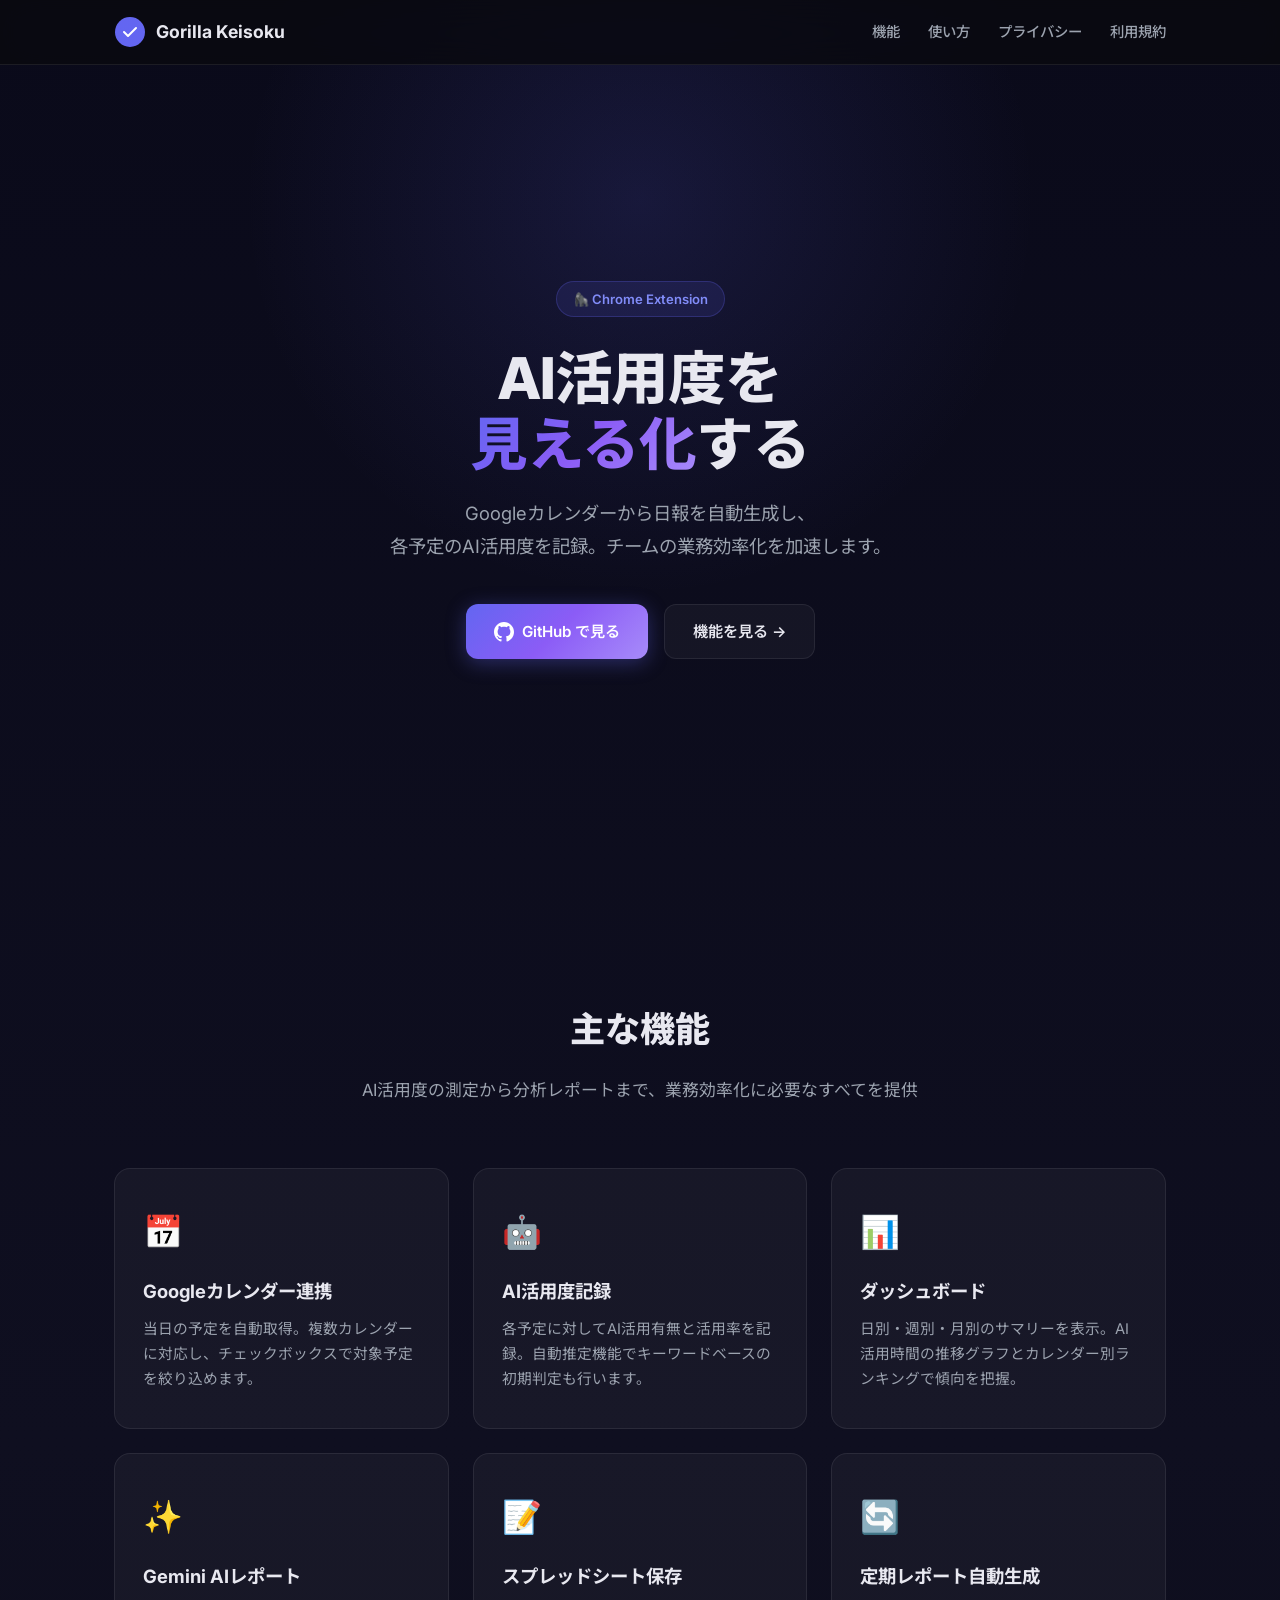
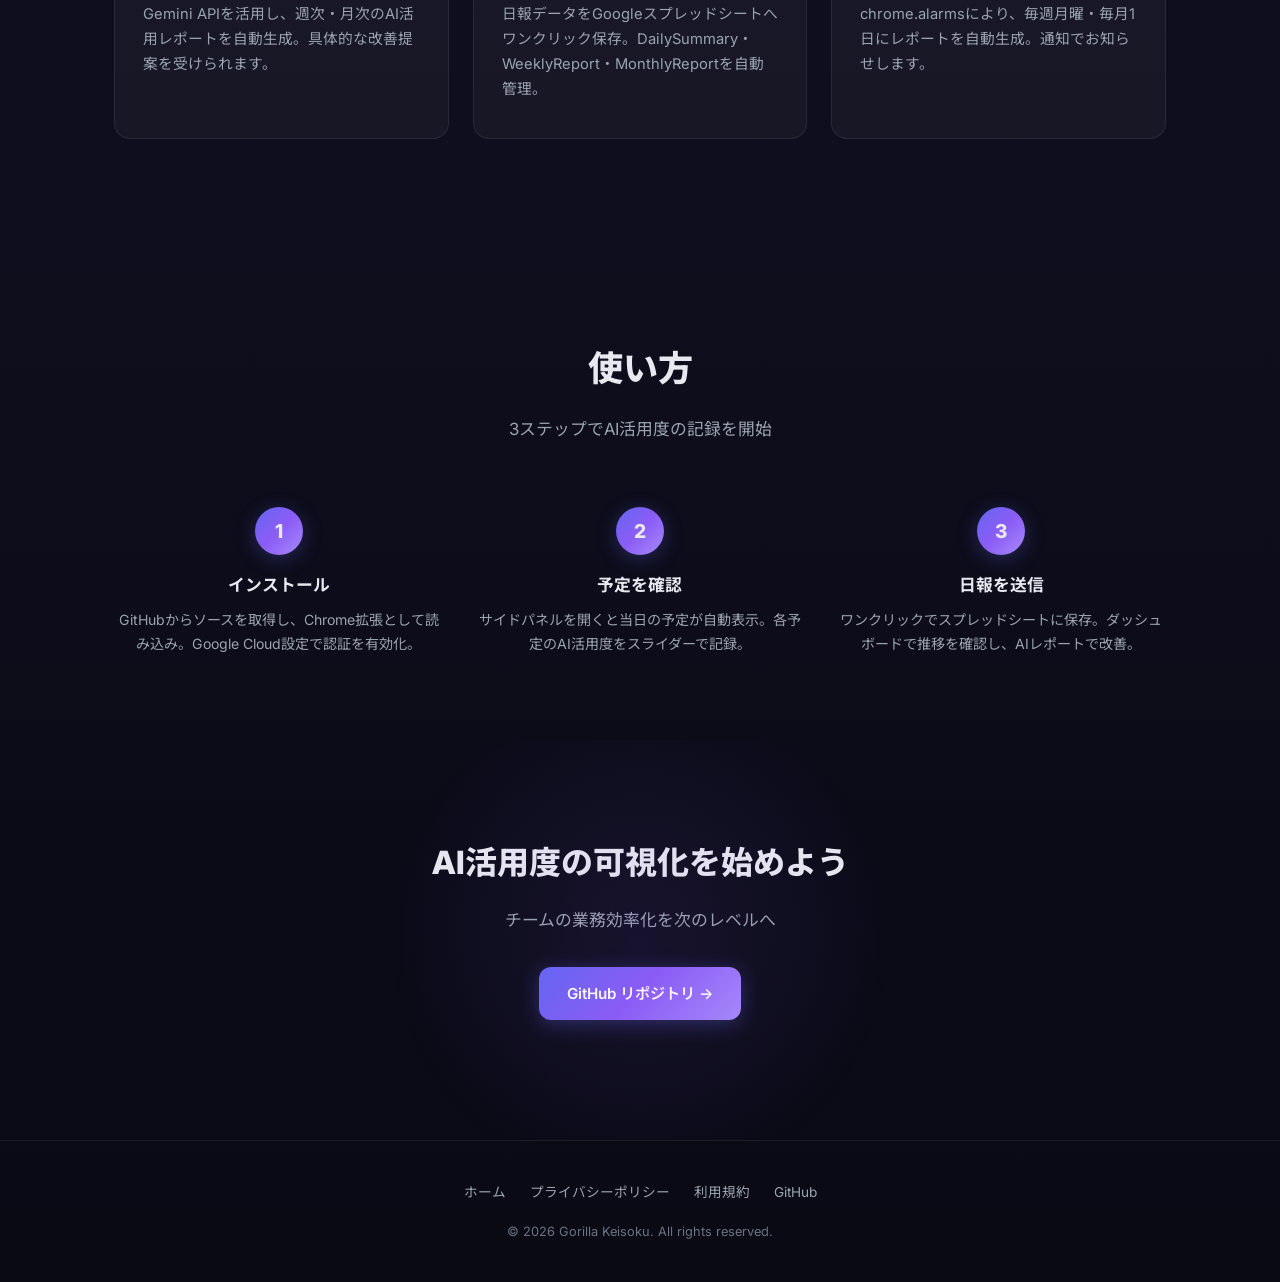
<file: website/index.html>
<!DOCTYPE html>
<html lang="ja">

<head>
    <meta charset="UTF-8">
    <meta name="viewport" content="width=device-width, initial-scale=1.0">
    <title>AI活用度測定 - Gorilla Keisoku | 日報作成アシスタント</title>
    <meta name="description" content="Googleカレンダーから日報を自動生成し、各予定のAI活用度を記録するChrome拡張機能。チームのAI活用状況を可視化し、業務効率化を支援します。">
    <link rel="icon"
        href="data:image/svg+xml,<svg xmlns='http://www.w3.org/2000/svg' viewBox='0 0 64 64'><circle cx='32' cy='32' r='30' fill='%236366f1'/><path d='M20 32L28 40L44 24' stroke='white' stroke-width='4' fill='none'/></svg>">
    <link rel="stylesheet" href="styles.css">
</head>

<body>

    <!-- Navigation -->
    <nav class="nav">
        <div class="nav-inner">
            <a href="/" class="nav-logo">
                <svg width="32" height="32" viewBox="0 0 64 64" fill="none">
                    <circle cx="32" cy="32" r="30" fill="url(#g1)" />
                    <path d="M20 32L28 40L44 24" stroke="white" stroke-width="4" stroke-linecap="round"
                        stroke-linejoin="round" />
                    <defs>
                        <linearGradient id="g1" x1="0" y1="0" x2="64" y2="64">
                            <stop offset="0%" stop-color="#6366f1" />
                            <stop offset="100%" stop-color="#8b5cf6" />
                        </linearGradient>
                    </defs>
                </svg>
                Gorilla Keisoku
            </a>
            <ul class="nav-links">
                <li><a href="#features">機能</a></li>
                <li><a href="#how-it-works">使い方</a></li>
                <li><a href="privacy.html">プライバシー</a></li>
                <li><a href="terms.html">利用規約</a></li>
            </ul>
        </div>
    </nav>

    <!-- Hero -->
    <section class="hero">
        <div class="hero-content animate-in">
            <div class="hero-badge">🦍 Chrome Extension</div>
            <h1>
                AI活用度を<br>
                <span class="gradient-text">見える化</span>する
            </h1>
            <p>
                Googleカレンダーから日報を自動生成し、<br>
                各予定のAI活用度を記録。チームの業務効率化を加速します。
            </p>
            <div class="hero-actions">
                <a href="https://github.com/refu15/Gorilla-Keisoku" class="btn btn-primary" target="_blank">
                    <svg width="20" height="20" viewBox="0 0 24 24" fill="currentColor">
                        <path
                            d="M12 0c-6.626 0-12 5.373-12 12 0 5.302 3.438 9.8 8.207 11.387.599.111.793-.261.793-.577v-2.234c-3.338.726-4.033-1.416-4.033-1.416-.546-1.387-1.333-1.756-1.333-1.756-1.089-.745.083-.729.083-.729 1.205.084 1.839 1.237 1.839 1.237 1.07 1.834 2.807 1.304 3.492.997.107-.775.418-1.305.762-1.604-2.665-.305-5.467-1.334-5.467-5.931 0-1.311.469-2.381 1.236-3.221-.124-.303-.535-1.524.117-3.176 0 0 1.008-.322 3.301 1.23.957-.266 1.983-.399 3.003-.404 1.02.005 2.047.138 3.006.404 2.291-1.552 3.297-1.23 3.297-1.23.653 1.653.242 2.874.118 3.176.77.84 1.235 1.911 1.235 3.221 0 4.609-2.807 5.624-5.479 5.921.43.372.823 1.102.823 2.222v3.293c0 .319.192.694.801.576 4.765-1.589 8.199-6.086 8.199-11.386 0-6.627-5.373-12-12-12z" />
                    </svg>
                    GitHub で見る
                </a>
                <a href="#features" class="btn btn-secondary">
                    機能を見る →
                </a>
            </div>
        </div>
    </section>

    <!-- Features -->
    <section class="section" id="features">
        <div class="section-header">
            <h2>主な機能</h2>
            <p>AI活用度の測定から分析レポートまで、業務効率化に必要なすべてを提供</p>
        </div>
        <div class="features-grid">
            <div class="feature-card animate-in animate-delay-1">
                <span class="feature-icon">📅</span>
                <h3>Googleカレンダー連携</h3>
                <p>当日の予定を自動取得。複数カレンダーに対応し、チェックボックスで対象予定を絞り込めます。</p>
            </div>
            <div class="feature-card animate-in animate-delay-2">
                <span class="feature-icon">🤖</span>
                <h3>AI活用度記録</h3>
                <p>各予定に対してAI活用有無と活用率を記録。自動推定機能でキーワードベースの初期判定も行います。</p>
            </div>
            <div class="feature-card animate-in animate-delay-3">
                <span class="feature-icon">📊</span>
                <h3>ダッシュボード</h3>
                <p>日別・週別・月別のサマリーを表示。AI活用時間の推移グラフとカレンダー別ランキングで傾向を把握。</p>
            </div>
            <div class="feature-card animate-in animate-delay-4">
                <span class="feature-icon">✨</span>
                <h3>Gemini AIレポート</h3>
                <p>Gemini APIを活用し、週次・月次のAI活用レポートを自動生成。具体的な改善提案を受けられます。</p>
            </div>
            <div class="feature-card animate-in animate-delay-1">
                <span class="feature-icon">📝</span>
                <h3>スプレッドシート保存</h3>
                <p>日報データをGoogleスプレッドシートへワンクリック保存。DailySummary・WeeklyReport・MonthlyReportを自動管理。</p>
            </div>
            <div class="feature-card animate-in animate-delay-2">
                <span class="feature-icon">🔄</span>
                <h3>定期レポート自動生成</h3>
                <p>chrome.alarmsにより、毎週月曜・毎月1日にレポートを自動生成。通知でお知らせします。</p>
            </div>
        </div>
    </section>

    <!-- How It Works -->
    <section class="section" id="how-it-works">
        <div class="section-header">
            <h2>使い方</h2>
            <p>3ステップでAI活用度の記録を開始</p>
        </div>
        <div class="steps">
            <div class="step animate-in animate-delay-1">
                <div class="step-number">1</div>
                <h3>インストール</h3>
                <p>GitHubからソースを取得し、Chrome拡張として読み込み。Google Cloud設定で認証を有効化。</p>
            </div>
            <div class="step animate-in animate-delay-2">
                <div class="step-number">2</div>
                <h3>予定を確認</h3>
                <p>サイドパネルを開くと当日の予定が自動表示。各予定のAI活用度をスライダーで記録。</p>
            </div>
            <div class="step animate-in animate-delay-3">
                <div class="step-number">3</div>
                <h3>日報を送信</h3>
                <p>ワンクリックでスプレッドシートに保存。ダッシュボードで推移を確認し、AIレポートで改善。</p>
            </div>
        </div>
    </section>

    <!-- CTA -->
    <section class="cta-section">
        <h2>AI活用度の可視化を始めよう</h2>
        <p>チームの業務効率化を次のレベルへ</p>
        <a href="https://github.com/refu15/Gorilla-Keisoku" class="btn btn-primary" target="_blank">
            GitHub リポジトリ →
        </a>
    </section>

    <!-- Footer -->
    <footer class="footer">
        <div class="footer-inner">
            <div class="footer-links">
                <a href="/">ホーム</a>
                <a href="privacy.html">プライバシーポリシー</a>
                <a href="terms.html">利用規約</a>
                <a href="https://github.com/refu15/Gorilla-Keisoku" target="_blank">GitHub</a>
            </div>
            <p class="footer-copy">&copy; 2026 Gorilla Keisoku. All rights reserved.</p>
        </div>
    </footer>

</body>

</html>
</file>
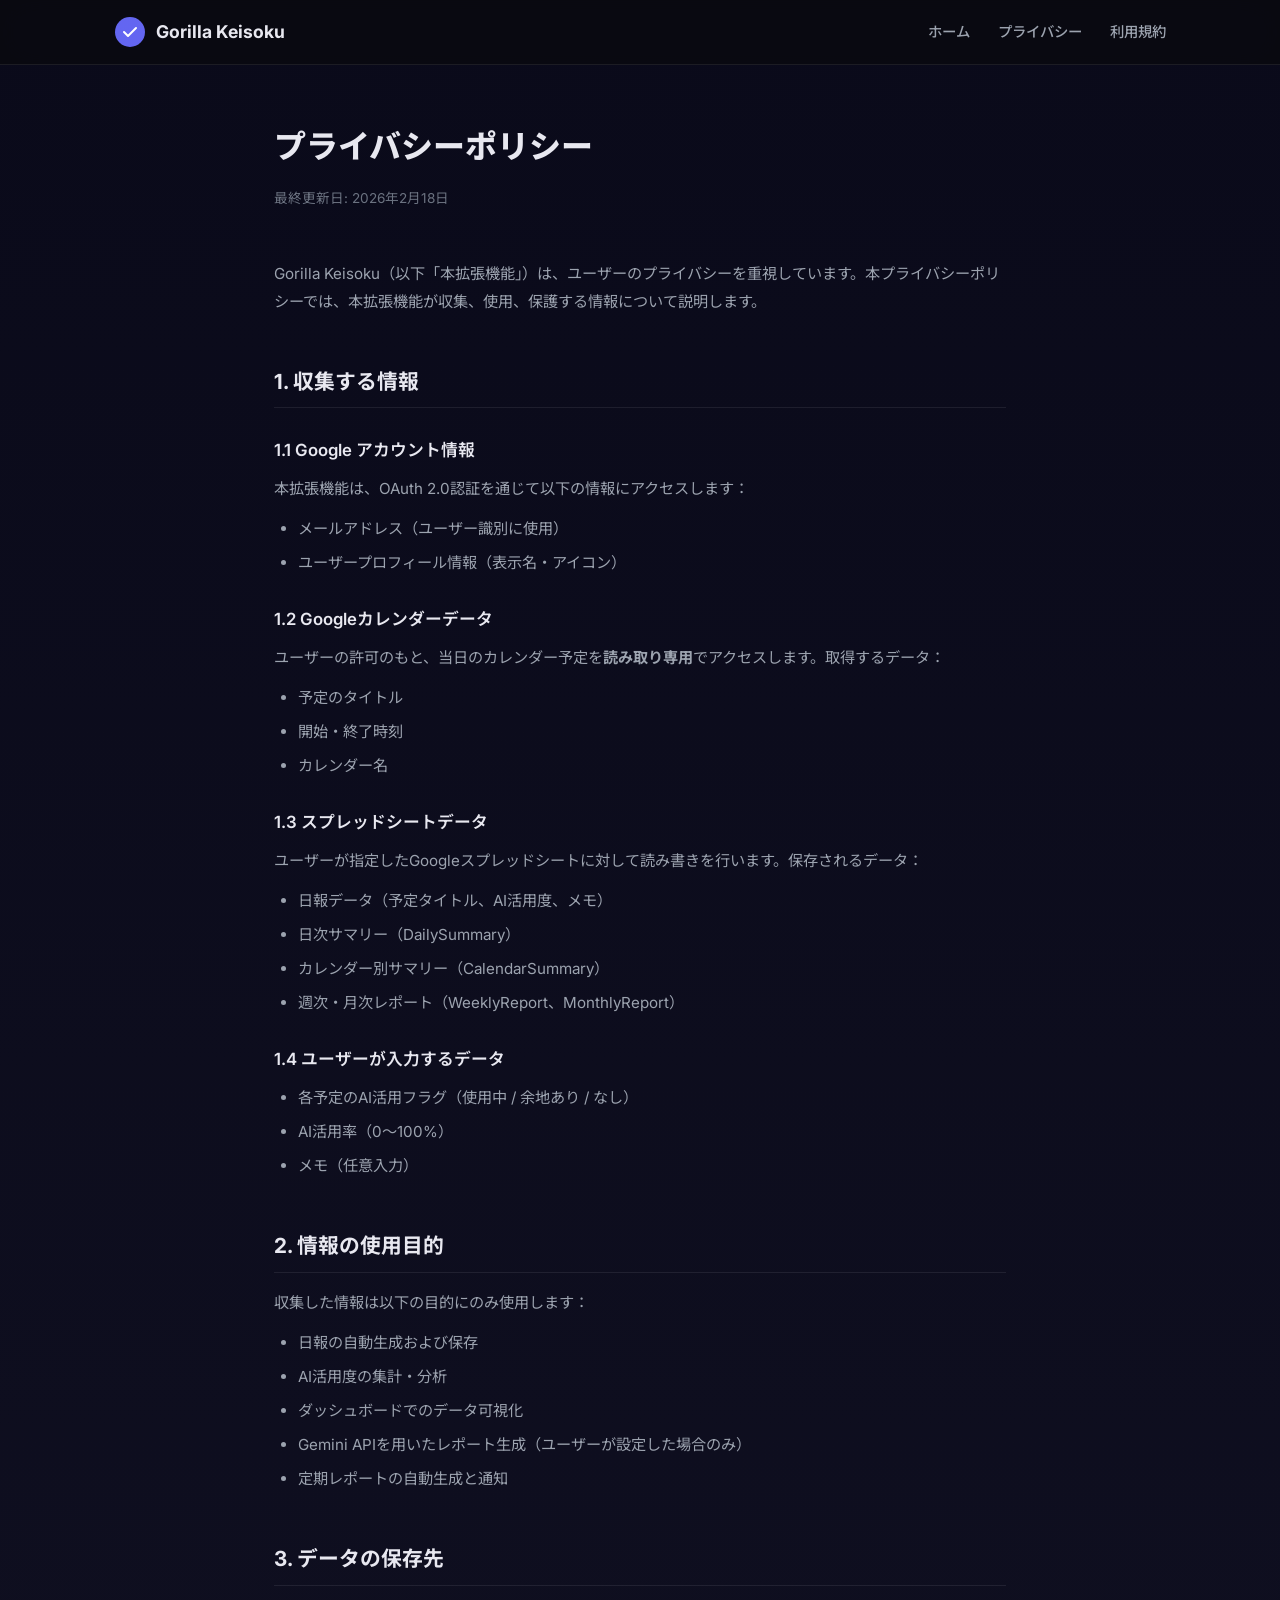
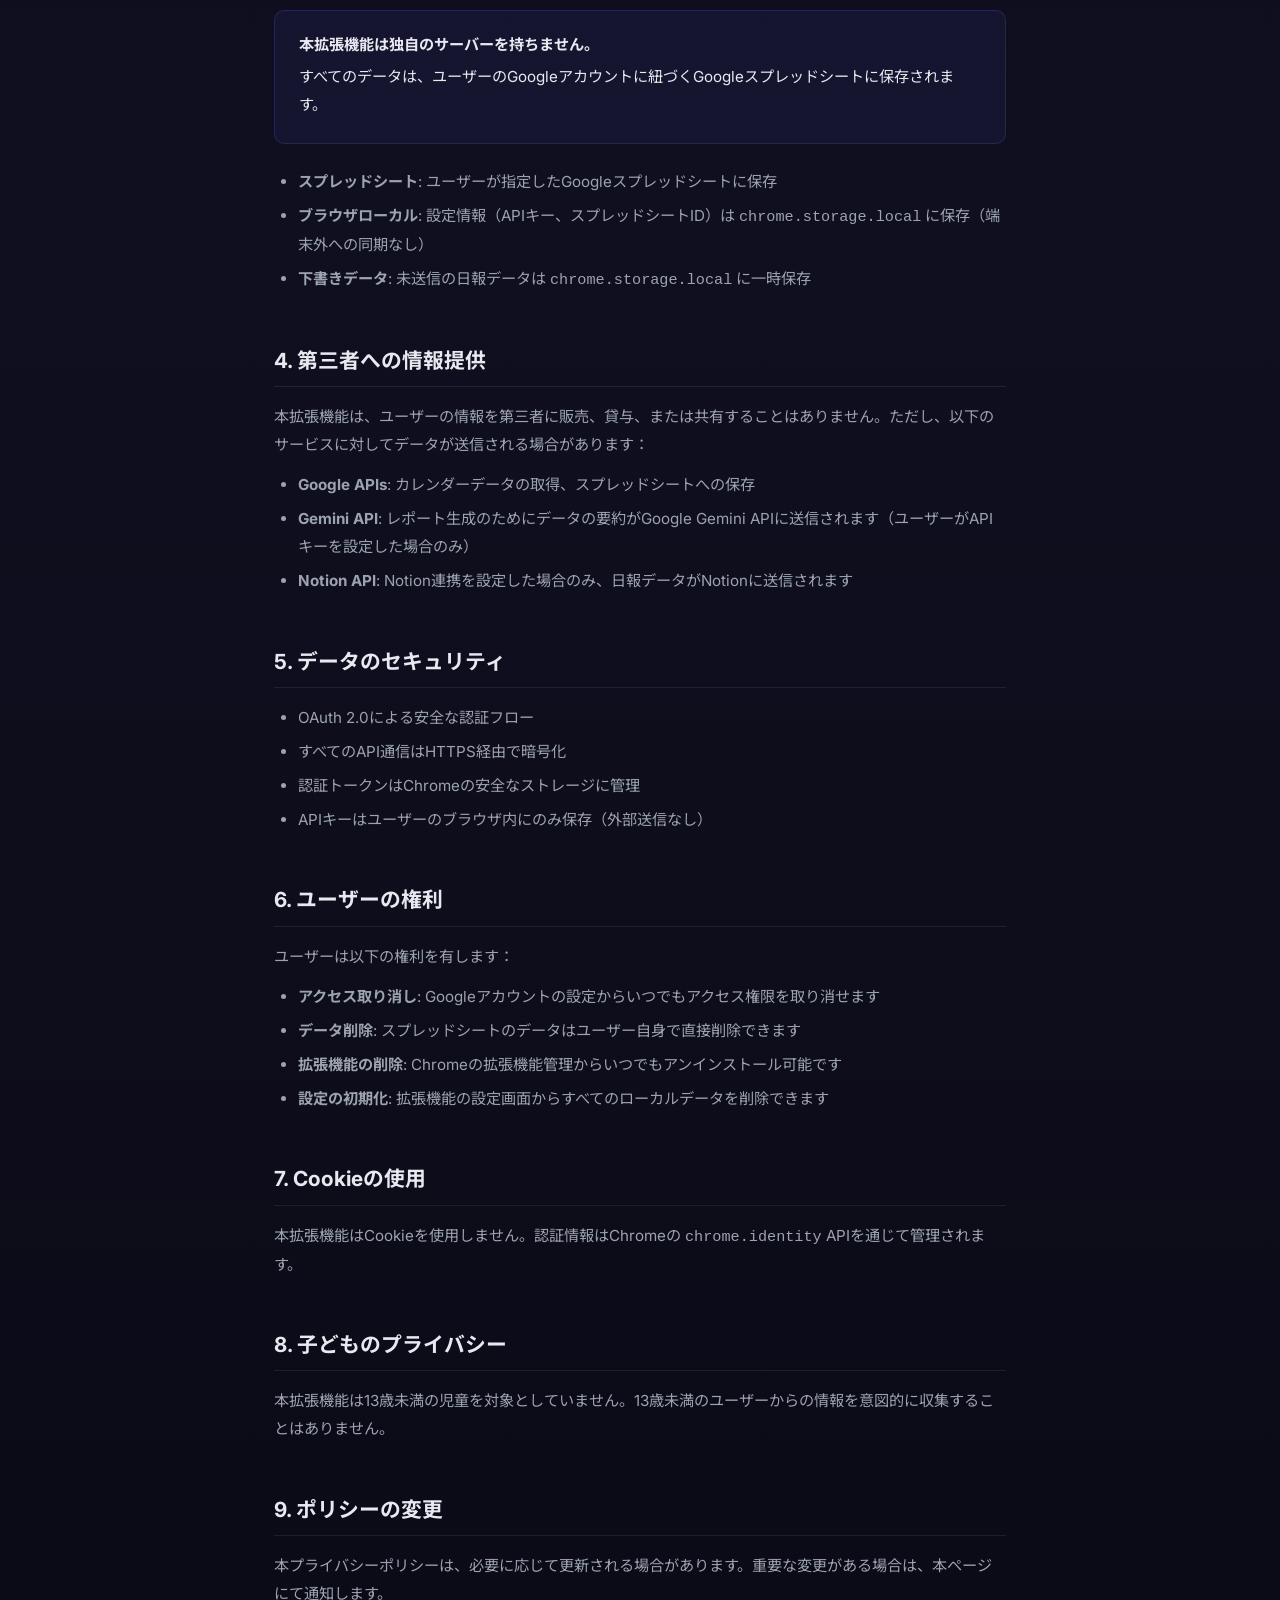
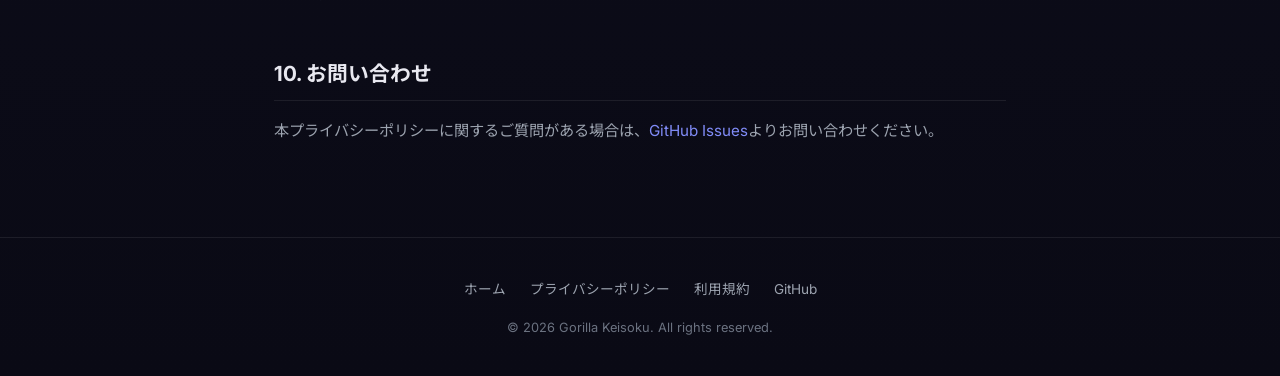
<file: website/privacy.html>
<!DOCTYPE html>
<html lang="ja">

<head>
    <meta charset="UTF-8">
    <meta name="viewport" content="width=device-width, initial-scale=1.0">
    <title>プライバシーポリシー | Gorilla Keisoku</title>
    <meta name="description" content="Gorilla Keisoku（AI活用度測定 - 日報作成アシスタント）のプライバシーポリシー">
    <link rel="icon"
        href="data:image/svg+xml,<svg xmlns='http://www.w3.org/2000/svg' viewBox='0 0 64 64'><circle cx='32' cy='32' r='30' fill='%236366f1'/><path d='M20 32L28 40L44 24' stroke='white' stroke-width='4' fill='none'/></svg>">
    <link rel="stylesheet" href="styles.css">
</head>

<body>

    <!-- Navigation -->
    <nav class="nav">
        <div class="nav-inner">
            <a href="/" class="nav-logo">
                <svg width="32" height="32" viewBox="0 0 64 64" fill="none">
                    <circle cx="32" cy="32" r="30" fill="url(#g1)" />
                    <path d="M20 32L28 40L44 24" stroke="white" stroke-width="4" stroke-linecap="round"
                        stroke-linejoin="round" />
                    <defs>
                        <linearGradient id="g1" x1="0" y1="0" x2="64" y2="64">
                            <stop offset="0%" stop-color="#6366f1" />
                            <stop offset="100%" stop-color="#8b5cf6" />
                        </linearGradient>
                    </defs>
                </svg>
                Gorilla Keisoku
            </a>
            <ul class="nav-links">
                <li><a href="/">ホーム</a></li>
                <li><a href="privacy.html">プライバシー</a></li>
                <li><a href="terms.html">利用規約</a></li>
            </ul>
        </div>
    </nav>

    <!-- Privacy Policy -->
    <main class="legal-page">
        <h1>プライバシーポリシー</h1>
        <p class="last-updated">最終更新日: 2026年2月18日</p>

        <p>Gorilla Keisoku（以下「本拡張機能」）は、ユーザーのプライバシーを重視しています。本プライバシーポリシーでは、本拡張機能が収集、使用、保護する情報について説明します。</p>

        <h2>1. 収集する情報</h2>

        <h3>1.1 Google アカウント情報</h3>
        <p>本拡張機能は、OAuth 2.0認証を通じて以下の情報にアクセスします：</p>
        <ul>
            <li>メールアドレス（ユーザー識別に使用）</li>
            <li>ユーザープロフィール情報（表示名・アイコン）</li>
        </ul>

        <h3>1.2 Googleカレンダーデータ</h3>
        <p>ユーザーの許可のもと、当日のカレンダー予定を<strong>読み取り専用</strong>でアクセスします。取得するデータ：</p>
        <ul>
            <li>予定のタイトル</li>
            <li>開始・終了時刻</li>
            <li>カレンダー名</li>
        </ul>

        <h3>1.3 スプレッドシートデータ</h3>
        <p>ユーザーが指定したGoogleスプレッドシートに対して読み書きを行います。保存されるデータ：</p>
        <ul>
            <li>日報データ（予定タイトル、AI活用度、メモ）</li>
            <li>日次サマリー（DailySummary）</li>
            <li>カレンダー別サマリー（CalendarSummary）</li>
            <li>週次・月次レポート（WeeklyReport、MonthlyReport）</li>
        </ul>

        <h3>1.4 ユーザーが入力するデータ</h3>
        <ul>
            <li>各予定のAI活用フラグ（使用中 / 余地あり / なし）</li>
            <li>AI活用率（0〜100%）</li>
            <li>メモ（任意入力）</li>
        </ul>

        <h2>2. 情報の使用目的</h2>
        <p>収集した情報は以下の目的にのみ使用します：</p>
        <ul>
            <li>日報の自動生成および保存</li>
            <li>AI活用度の集計・分析</li>
            <li>ダッシュボードでのデータ可視化</li>
            <li>Gemini APIを用いたレポート生成（ユーザーが設定した場合のみ）</li>
            <li>定期レポートの自動生成と通知</li>
        </ul>

        <h2>3. データの保存先</h2>

        <div class="info-box">
            <p><strong>本拡張機能は独自のサーバーを持ちません。</strong></p>
            <p>すべてのデータは、ユーザーのGoogleアカウントに紐づくGoogleスプレッドシートに保存されます。</p>
        </div>

        <ul>
            <li><strong>スプレッドシート</strong>: ユーザーが指定したGoogleスプレッドシートに保存</li>
            <li><strong>ブラウザローカル</strong>: 設定情報（APIキー、スプレッドシートID）は <code>chrome.storage.local</code> に保存（端末外への同期なし）</li>
            <li><strong>下書きデータ</strong>: 未送信の日報データは <code>chrome.storage.local</code> に一時保存</li>
        </ul>

        <h2>4. 第三者への情報提供</h2>
        <p>本拡張機能は、ユーザーの情報を第三者に販売、貸与、または共有することはありません。ただし、以下のサービスに対してデータが送信される場合があります：</p>
        <ul>
            <li><strong>Google APIs</strong>: カレンダーデータの取得、スプレッドシートへの保存</li>
            <li><strong>Gemini API</strong>: レポート生成のためにデータの要約がGoogle Gemini APIに送信されます（ユーザーがAPIキーを設定した場合のみ）</li>
            <li><strong>Notion API</strong>: Notion連携を設定した場合のみ、日報データがNotionに送信されます</li>
        </ul>

        <h2>5. データのセキュリティ</h2>
        <ul>
            <li>OAuth 2.0による安全な認証フロー</li>
            <li>すべてのAPI通信はHTTPS経由で暗号化</li>
            <li>認証トークンはChromeの安全なストレージに管理</li>
            <li>APIキーはユーザーのブラウザ内にのみ保存（外部送信なし）</li>
        </ul>

        <h2>6. ユーザーの権利</h2>
        <p>ユーザーは以下の権利を有します：</p>
        <ul>
            <li><strong>アクセス取り消し</strong>: Googleアカウントの設定からいつでもアクセス権限を取り消せます</li>
            <li><strong>データ削除</strong>: スプレッドシートのデータはユーザー自身で直接削除できます</li>
            <li><strong>拡張機能の削除</strong>: Chromeの拡張機能管理からいつでもアンインストール可能です</li>
            <li><strong>設定の初期化</strong>: 拡張機能の設定画面からすべてのローカルデータを削除できます</li>
        </ul>

        <h2>7. Cookieの使用</h2>
        <p>本拡張機能はCookieを使用しません。認証情報はChromeの <code>chrome.identity</code> APIを通じて管理されます。</p>

        <h2>8. 子どものプライバシー</h2>
        <p>本拡張機能は13歳未満の児童を対象としていません。13歳未満のユーザーからの情報を意図的に収集することはありません。</p>

        <h2>9. ポリシーの変更</h2>
        <p>本プライバシーポリシーは、必要に応じて更新される場合があります。重要な変更がある場合は、本ページにて通知します。</p>

        <h2>10. お問い合わせ</h2>
        <p>本プライバシーポリシーに関するご質問がある場合は、<a href="https://github.com/refu15/Gorilla-Keisoku/issues" target="_blank">GitHub
                Issues</a>よりお問い合わせください。</p>
    </main>

    <!-- Footer -->
    <footer class="footer">
        <div class="footer-inner">
            <div class="footer-links">
                <a href="/">ホーム</a>
                <a href="privacy.html">プライバシーポリシー</a>
                <a href="terms.html">利用規約</a>
                <a href="https://github.com/refu15/Gorilla-Keisoku" target="_blank">GitHub</a>
            </div>
            <p class="footer-copy">&copy; 2026 Gorilla Keisoku. All rights reserved.</p>
        </div>
    </footer>

</body>

</html>
</file>
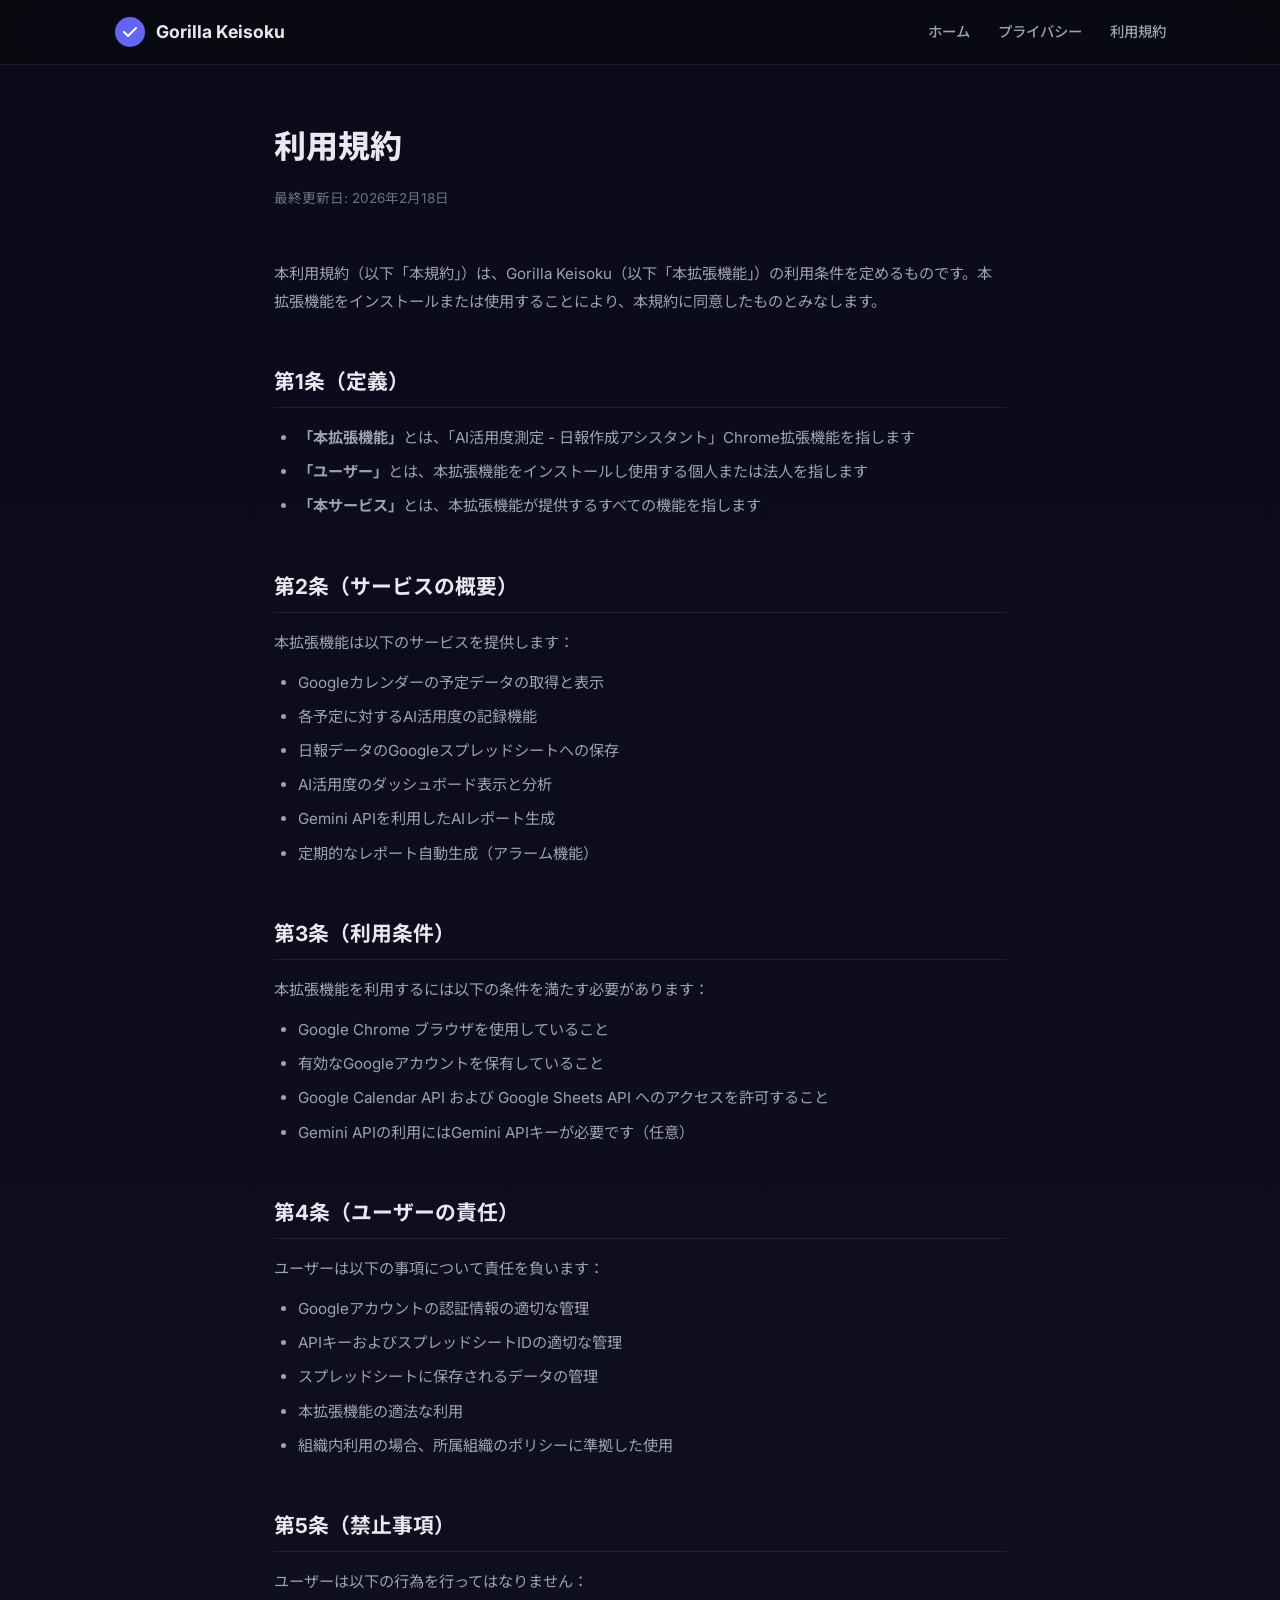
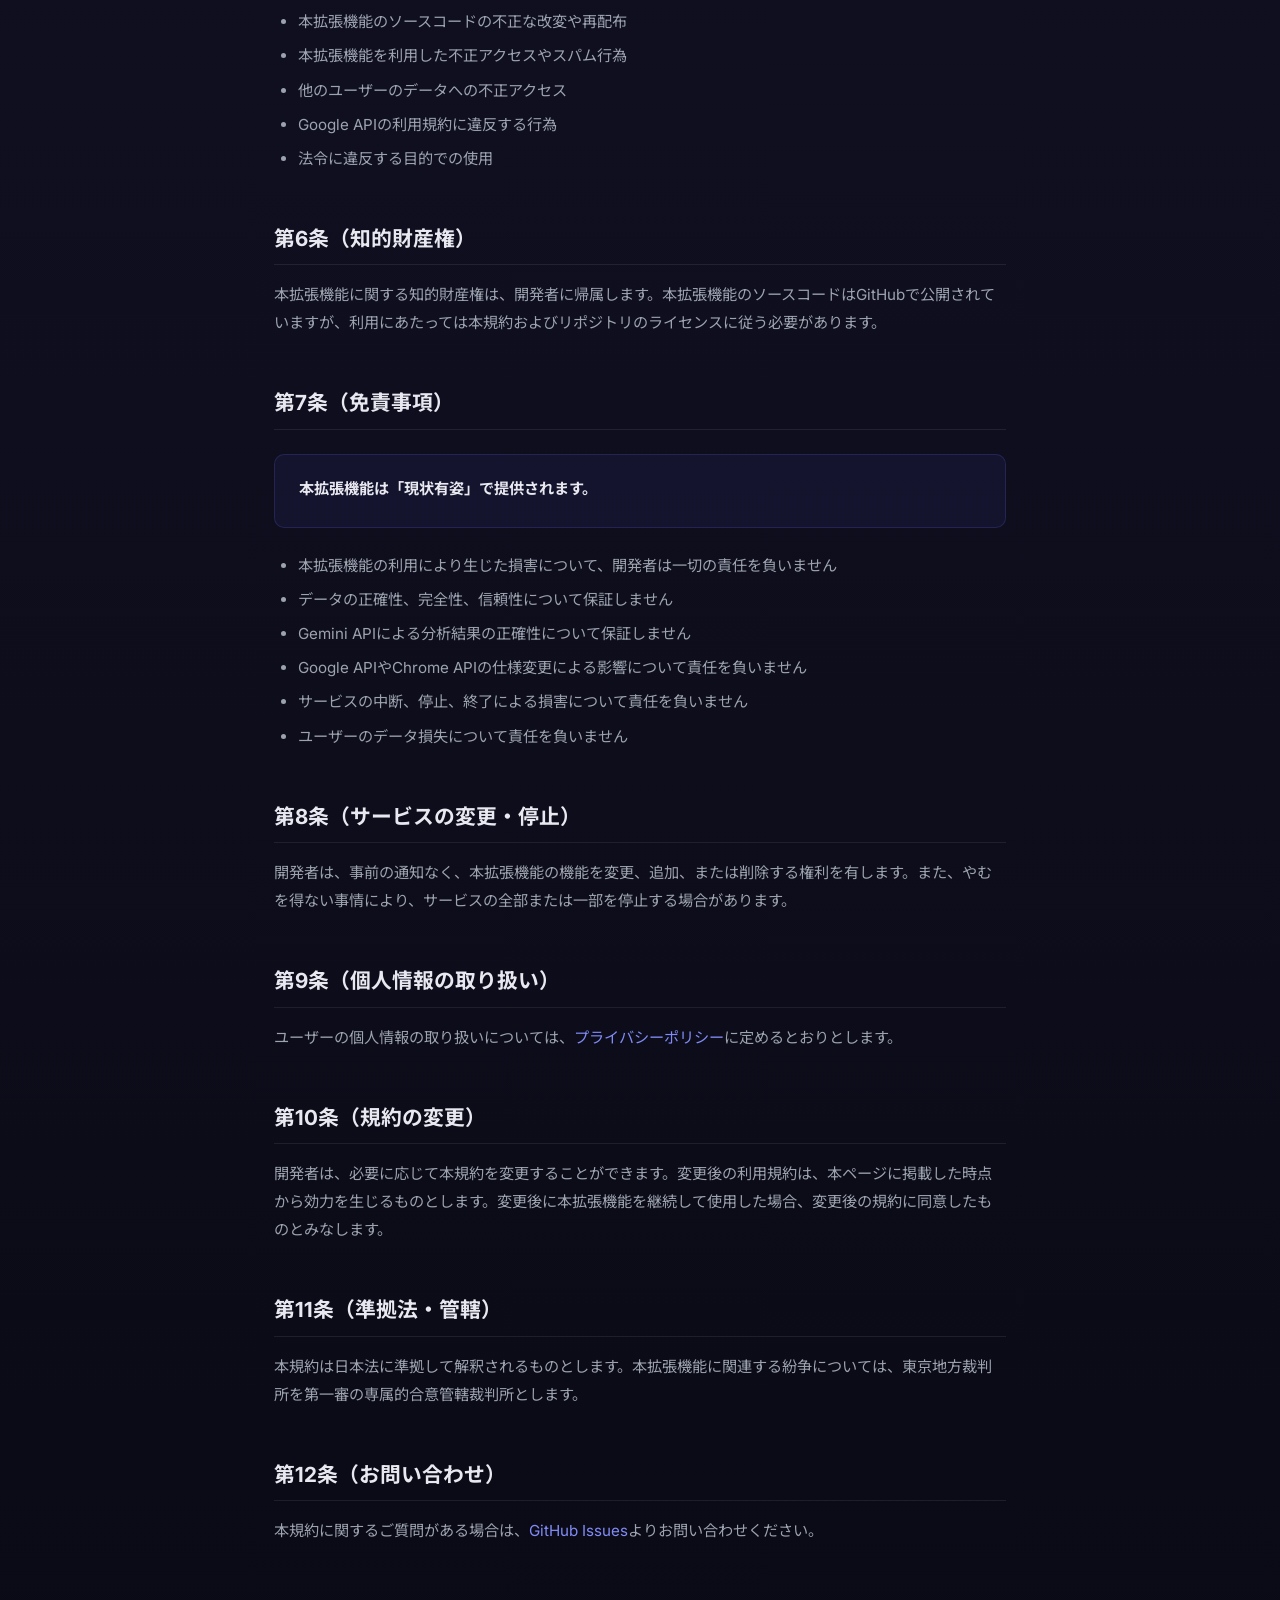
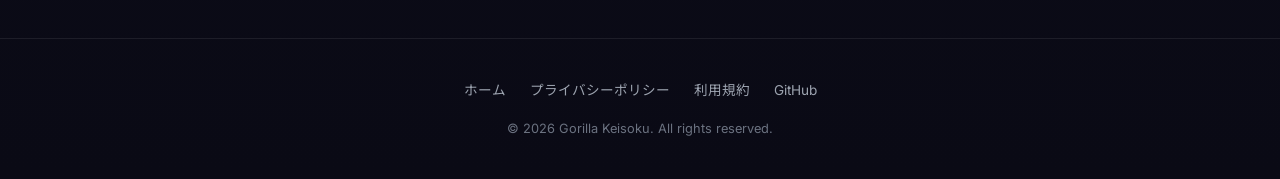
<file: website/terms.html>
<!DOCTYPE html>
<html lang="ja">

<head>
    <meta charset="UTF-8">
    <meta name="viewport" content="width=device-width, initial-scale=1.0">
    <title>利用規約 | Gorilla Keisoku</title>
    <meta name="description" content="Gorilla Keisoku（AI活用度測定 - 日報作成アシスタント）の利用規約">
    <link rel="icon"
        href="data:image/svg+xml,<svg xmlns='http://www.w3.org/2000/svg' viewBox='0 0 64 64'><circle cx='32' cy='32' r='30' fill='%236366f1'/><path d='M20 32L28 40L44 24' stroke='white' stroke-width='4' fill='none'/></svg>">
    <link rel="stylesheet" href="styles.css">
</head>

<body>

    <!-- Navigation -->
    <nav class="nav">
        <div class="nav-inner">
            <a href="/" class="nav-logo">
                <svg width="32" height="32" viewBox="0 0 64 64" fill="none">
                    <circle cx="32" cy="32" r="30" fill="url(#g1)" />
                    <path d="M20 32L28 40L44 24" stroke="white" stroke-width="4" stroke-linecap="round"
                        stroke-linejoin="round" />
                    <defs>
                        <linearGradient id="g1" x1="0" y1="0" x2="64" y2="64">
                            <stop offset="0%" stop-color="#6366f1" />
                            <stop offset="100%" stop-color="#8b5cf6" />
                        </linearGradient>
                    </defs>
                </svg>
                Gorilla Keisoku
            </a>
            <ul class="nav-links">
                <li><a href="/">ホーム</a></li>
                <li><a href="privacy.html">プライバシー</a></li>
                <li><a href="terms.html">利用規約</a></li>
            </ul>
        </div>
    </nav>

    <!-- Terms of Service -->
    <main class="legal-page">
        <h1>利用規約</h1>
        <p class="last-updated">最終更新日: 2026年2月18日</p>

        <p>本利用規約（以下「本規約」）は、Gorilla Keisoku（以下「本拡張機能」）の利用条件を定めるものです。本拡張機能をインストールまたは使用することにより、本規約に同意したものとみなします。</p>

        <h2>第1条（定義）</h2>
        <ul>
            <li><strong>「本拡張機能」</strong>とは、「AI活用度測定 - 日報作成アシスタント」Chrome拡張機能を指します</li>
            <li><strong>「ユーザー」</strong>とは、本拡張機能をインストールし使用する個人または法人を指します</li>
            <li><strong>「本サービス」</strong>とは、本拡張機能が提供するすべての機能を指します</li>
        </ul>

        <h2>第2条（サービスの概要）</h2>
        <p>本拡張機能は以下のサービスを提供します：</p>
        <ul>
            <li>Googleカレンダーの予定データの取得と表示</li>
            <li>各予定に対するAI活用度の記録機能</li>
            <li>日報データのGoogleスプレッドシートへの保存</li>
            <li>AI活用度のダッシュボード表示と分析</li>
            <li>Gemini APIを利用したAIレポート生成</li>
            <li>定期的なレポート自動生成（アラーム機能）</li>
        </ul>

        <h2>第3条（利用条件）</h2>
        <p>本拡張機能を利用するには以下の条件を満たす必要があります：</p>
        <ul>
            <li>Google Chrome ブラウザを使用していること</li>
            <li>有効なGoogleアカウントを保有していること</li>
            <li>Google Calendar API および Google Sheets API へのアクセスを許可すること</li>
            <li>Gemini APIの利用にはGemini APIキーが必要です（任意）</li>
        </ul>

        <h2>第4条（ユーザーの責任）</h2>
        <p>ユーザーは以下の事項について責任を負います：</p>
        <ul>
            <li>Googleアカウントの認証情報の適切な管理</li>
            <li>APIキーおよびスプレッドシートIDの適切な管理</li>
            <li>スプレッドシートに保存されるデータの管理</li>
            <li>本拡張機能の適法な利用</li>
            <li>組織内利用の場合、所属組織のポリシーに準拠した使用</li>
        </ul>

        <h2>第5条（禁止事項）</h2>
        <p>ユーザーは以下の行為を行ってはなりません：</p>
        <ul>
            <li>本拡張機能のソースコードの不正な改変や再配布</li>
            <li>本拡張機能を利用した不正アクセスやスパム行為</li>
            <li>他のユーザーのデータへの不正アクセス</li>
            <li>Google APIの利用規約に違反する行為</li>
            <li>法令に違反する目的での使用</li>
        </ul>

        <h2>第6条（知的財産権）</h2>
        <p>本拡張機能に関する知的財産権は、開発者に帰属します。本拡張機能のソースコードはGitHubで公開されていますが、利用にあたっては本規約およびリポジトリのライセンスに従う必要があります。</p>

        <h2>第7条（免責事項）</h2>

        <div class="info-box">
            <p><strong>本拡張機能は「現状有姿」で提供されます。</strong></p>
        </div>

        <ul>
            <li>本拡張機能の利用により生じた損害について、開発者は一切の責任を負いません</li>
            <li>データの正確性、完全性、信頼性について保証しません</li>
            <li>Gemini APIによる分析結果の正確性について保証しません</li>
            <li>Google APIやChrome APIの仕様変更による影響について責任を負いません</li>
            <li>サービスの中断、停止、終了による損害について責任を負いません</li>
            <li>ユーザーのデータ損失について責任を負いません</li>
        </ul>

        <h2>第8条（サービスの変更・停止）</h2>
        <p>開発者は、事前の通知なく、本拡張機能の機能を変更、追加、または削除する権利を有します。また、やむを得ない事情により、サービスの全部または一部を停止する場合があります。</p>

        <h2>第9条（個人情報の取り扱い）</h2>
        <p>ユーザーの個人情報の取り扱いについては、<a href="privacy.html">プライバシーポリシー</a>に定めるとおりとします。</p>

        <h2>第10条（規約の変更）</h2>
        <p>開発者は、必要に応じて本規約を変更することができます。変更後の利用規約は、本ページに掲載した時点から効力を生じるものとします。変更後に本拡張機能を継続して使用した場合、変更後の規約に同意したものとみなします。</p>

        <h2>第11条（準拠法・管轄）</h2>
        <p>本規約は日本法に準拠して解釈されるものとします。本拡張機能に関連する紛争については、東京地方裁判所を第一審の専属的合意管轄裁判所とします。</p>

        <h2>第12条（お問い合わせ）</h2>
        <p>本規約に関するご質問がある場合は、<a href="https://github.com/refu15/Gorilla-Keisoku/issues" target="_blank">GitHub
                Issues</a>よりお問い合わせください。</p>
    </main>

    <!-- Footer -->
    <footer class="footer">
        <div class="footer-inner">
            <div class="footer-links">
                <a href="/">ホーム</a>
                <a href="privacy.html">プライバシーポリシー</a>
                <a href="terms.html">利用規約</a>
                <a href="https://github.com/refu15/Gorilla-Keisoku" target="_blank">GitHub</a>
            </div>
            <p class="footer-copy">&copy; 2026 Gorilla Keisoku. All rights reserved.</p>
        </div>
    </footer>

</body>

</html>
</file>
<file: website/styles.css>
/* ========================================
   Gorilla AI Measurement - Website Styles
   ======================================== */

@import url('https://fonts.googleapis.com/css2?family=Inter:wght@400;500;600;700;800;900&family=Noto+Sans+JP:wght@400;500;600;700;800&display=swap');

*,
*::before,
*::after {
    margin: 0;
    padding: 0;
    box-sizing: border-box;
}

:root {
    --primary: #6366f1;
    --primary-dark: #4f46e5;
    --primary-light: #818cf8;
    --accent: #8b5cf6;
    --accent-light: #a78bfa;
    --bg: #0a0a0f;
    --bg-card: rgba(255, 255, 255, 0.04);
    --bg-card-hover: rgba(255, 255, 255, 0.08);
    --surface: #141420;
    --surface-light: #1e1e30;
    --text: #e8e8f0;
    --text-muted: #9ca3af;
    --text-dim: #6b7280;
    --border: rgba(255, 255, 255, 0.08);
    --glow: rgba(99, 102, 241, 0.3);
    --gradient-primary: linear-gradient(135deg, #6366f1 0%, #8b5cf6 50%, #a78bfa 100%);
    --gradient-bg: linear-gradient(180deg, #0a0a1a 0%, #0f0f20 50%, #0a0a15 100%);
    --shadow-lg: 0 25px 50px -12px rgba(0, 0, 0, .5);
    --radius: 16px;
    --radius-sm: 10px;
    --radius-xs: 6px;
}

html {
    scroll-behavior: smooth;
}

body {
    font-family: 'Inter', 'Noto Sans JP', system-ui, -apple-system, sans-serif;
    background: var(--gradient-bg);
    color: var(--text);
    line-height: 1.7;
    min-height: 100vh;
    overflow-x: hidden;
}

a {
    color: var(--primary-light);
    text-decoration: none;
    transition: color .2s;
}

a:hover {
    color: var(--accent-light);
}

/* ---- Navigation ---- */
.nav {
    position: fixed;
    top: 0;
    left: 0;
    right: 0;
    z-index: 100;
    padding: 16px 0;
    background: rgba(10, 10, 15, .85);
    backdrop-filter: blur(20px) saturate(180%);
    border-bottom: 1px solid var(--border);
    transition: background .3s;
}

.nav-inner {
    max-width: 1100px;
    margin: 0 auto;
    padding: 0 24px;
    display: flex;
    align-items: center;
    justify-content: space-between;
}

.nav-logo {
    display: flex;
    align-items: center;
    gap: 10px;
    font-weight: 700;
    font-size: 1.1rem;
    color: var(--text);
}

.nav-logo svg {
    width: 32px;
    height: 32px;
}

.nav-links {
    display: flex;
    gap: 28px;
    list-style: none;
}

.nav-links a {
    color: var(--text-muted);
    font-size: .9rem;
    font-weight: 500;
    transition: color .2s;
}

.nav-links a:hover {
    color: var(--text);
}

/* ---- Hero Section ---- */
.hero {
    min-height: 100vh;
    display: flex;
    align-items: center;
    justify-content: center;
    text-align: center;
    padding: 120px 24px 80px;
    position: relative;
    overflow: hidden;
}

.hero::before {
    content: '';
    position: absolute;
    top: -200px;
    left: 50%;
    transform: translateX(-50%);
    width: 800px;
    height: 800px;
    background: radial-gradient(circle, rgba(99, 102, 241, .15) 0%, transparent 70%);
    pointer-events: none;
}

.hero-content {
    max-width: 720px;
    position: relative;
    z-index: 1;
}

.hero-badge {
    display: inline-flex;
    align-items: center;
    gap: 8px;
    padding: 6px 16px;
    background: rgba(99, 102, 241, .12);
    border: 1px solid rgba(99, 102, 241, .25);
    border-radius: 100px;
    font-size: .82rem;
    font-weight: 600;
    color: var(--primary-light);
    margin-bottom: 28px;
}

.hero h1 {
    font-size: clamp(2.4rem, 6vw, 3.6rem);
    font-weight: 800;
    line-height: 1.15;
    letter-spacing: -.02em;
    margin-bottom: 20px;
}

.hero h1 .gradient-text {
    background: var(--gradient-primary);
    -webkit-background-clip: text;
    -webkit-text-fill-color: transparent;
    background-clip: text;
}

.hero p {
    font-size: 1.15rem;
    color: var(--text-muted);
    line-height: 1.8;
    margin-bottom: 40px;
}

.hero-actions {
    display: flex;
    gap: 16px;
    justify-content: center;
    flex-wrap: wrap;
}

/* ---- Buttons ---- */
.btn {
    display: inline-flex;
    align-items: center;
    gap: 8px;
    padding: 14px 28px;
    border-radius: 12px;
    font-size: .95rem;
    font-weight: 600;
    cursor: pointer;
    border: none;
    transition: all .25s;
}

.btn-primary {
    background: var(--gradient-primary);
    color: #fff;
    box-shadow: 0 4px 20px rgba(99, 102, 241, .35);
}

.btn-primary:hover {
    transform: translateY(-2px);
    box-shadow: 0 8px 30px rgba(99, 102, 241, .5);
    color: #fff;
}

.btn-secondary {
    background: var(--bg-card);
    color: var(--text);
    border: 1px solid var(--border);
}

.btn-secondary:hover {
    background: var(--bg-card-hover);
    transform: translateY(-2px);
    color: var(--text);
}

/* ---- Sections ---- */
.section {
    padding: 100px 24px;
    max-width: 1100px;
    margin: 0 auto;
}

.section-header {
    text-align: center;
    margin-bottom: 64px;
}

.section-header h2 {
    font-size: 2.2rem;
    font-weight: 800;
    margin-bottom: 16px;
}

.section-header p {
    color: var(--text-muted);
    font-size: 1.05rem;
    max-width: 600px;
    margin: 0 auto;
}

/* ---- Features Grid ---- */
.features-grid {
    display: grid;
    grid-template-columns: repeat(auto-fit, minmax(300px, 1fr));
    gap: 24px;
}

.feature-card {
    background: var(--bg-card);
    border: 1px solid var(--border);
    border-radius: var(--radius);
    padding: 36px 28px;
    transition: all .3s;
    position: relative;
    overflow: hidden;
}

.feature-card::before {
    content: '';
    position: absolute;
    top: 0;
    left: 0;
    right: 0;
    height: 2px;
    background: var(--gradient-primary);
    opacity: 0;
    transition: opacity .3s;
}

.feature-card:hover {
    background: var(--bg-card-hover);
    transform: translateY(-4px);
    border-color: rgba(99, 102, 241, .2);
    box-shadow: 0 20px 40px rgba(0, 0, 0, .3);
}

.feature-card:hover::before {
    opacity: 1;
}

.feature-icon {
    font-size: 2rem;
    margin-bottom: 16px;
    display: block;
}

.feature-card h3 {
    font-size: 1.15rem;
    font-weight: 700;
    margin-bottom: 10px;
}

.feature-card p {
    color: var(--text-muted);
    font-size: .92rem;
    line-height: 1.7;
}

/* ---- Flow / Steps ---- */
.steps {
    display: grid;
    grid-template-columns: repeat(auto-fit, minmax(220px, 1fr));
    gap: 32px;
    counter-reset: step;
}

.step {
    text-align: center;
    position: relative;
}

.step-number {
    width: 48px;
    height: 48px;
    border-radius: 50%;
    background: var(--gradient-primary);
    display: flex;
    align-items: center;
    justify-content: center;
    font-weight: 800;
    font-size: 1.2rem;
    margin: 0 auto 16px;
    box-shadow: 0 4px 20px rgba(99, 102, 241, .3);
}

.step h3 {
    font-size: 1.05rem;
    font-weight: 700;
    margin-bottom: 8px;
}

.step p {
    color: var(--text-muted);
    font-size: .88rem;
}

/* ---- CTA ---- */
.cta-section {
    text-align: center;
    padding: 80px 24px 120px;
    position: relative;
}

.cta-section::before {
    content: '';
    position: absolute;
    bottom: 0;
    left: 50%;
    transform: translateX(-50%);
    width: 600px;
    height: 400px;
    background: radial-gradient(circle, rgba(139, 92, 246, .1) 0%, transparent 70%);
    pointer-events: none;
}

.cta-section h2 {
    font-size: 2rem;
    font-weight: 800;
    margin-bottom: 16px;
}

.cta-section p {
    color: var(--text-muted);
    margin-bottom: 32px;
    font-size: 1.05rem;
}

/* ---- Footer ---- */
.footer {
    border-top: 1px solid var(--border);
    padding: 40px 24px;
    text-align: center;
}

.footer-inner {
    max-width: 1100px;
    margin: 0 auto;
    display: flex;
    flex-direction: column;
    align-items: center;
    gap: 16px;
}

.footer-links {
    display: flex;
    gap: 24px;
    flex-wrap: wrap;
    justify-content: center;
}

.footer-links a {
    color: var(--text-muted);
    font-size: .85rem;
}

.footer-links a:hover {
    color: var(--text);
}

.footer-copy {
    color: var(--text-dim);
    font-size: .8rem;
}

/* ---- Legal Pages ---- */
.legal-page {
    padding: 120px 24px 80px;
    max-width: 780px;
    margin: 0 auto;
}

.legal-page h1 {
    font-size: 2rem;
    font-weight: 800;
    margin-bottom: 12px;
}

.legal-page .last-updated {
    color: var(--text-dim);
    font-size: .85rem;
    margin-bottom: 48px;
}

.legal-page h2 {
    font-size: 1.3rem;
    font-weight: 700;
    margin-top: 48px;
    margin-bottom: 16px;
    padding-bottom: 8px;
    border-bottom: 1px solid var(--border);
}

.legal-page h3 {
    font-size: 1.05rem;
    font-weight: 600;
    margin-top: 28px;
    margin-bottom: 10px;
}

.legal-page p,
.legal-page li {
    color: var(--text-muted);
    font-size: .95rem;
    line-height: 1.85;
    margin-bottom: 12px;
}

.legal-page ul,
.legal-page ol {
    padding-left: 24px;
    margin-bottom: 16px;
}

.legal-page li {
    margin-bottom: 6px;
}

.legal-page .info-box {
    background: rgba(99, 102, 241, .08);
    border: 1px solid rgba(99, 102, 241, .2);
    border-radius: var(--radius-sm);
    padding: 20px 24px;
    margin: 24px 0;
}

.legal-page .info-box p {
    color: var(--text);
    margin-bottom: 4px;
}

/* ---- Responsive ---- */
@media (max-width: 768px) {
    .nav-links {
        gap: 16px;
    }

    .hero {
        padding: 100px 20px 60px;
    }

    .hero h1 {
        font-size: 2rem;
    }

    .section {
        padding: 60px 20px;
    }

    .section-header h2 {
        font-size: 1.6rem;
    }

    .features-grid {
        grid-template-columns: 1fr;
    }

    .steps {
        grid-template-columns: 1fr 1fr;
        gap: 24px;
    }

    .hero-actions {
        flex-direction: column;
        align-items: center;
    }
}

@media (max-width: 480px) {
    .nav-links {
        gap: 12px;
        font-size: .82rem;
    }

    .steps {
        grid-template-columns: 1fr;
    }
}

/* ---- Animations ---- */
@keyframes fadeInUp {
    from {
        opacity: 0;
        transform: translateY(24px);
    }

    to {
        opacity: 1;
        transform: translateY(0);
    }
}

.animate-in {
    animation: fadeInUp .6s ease-out forwards;
}

.animate-delay-1 {
    animation-delay: .1s;
}

.animate-delay-2 {
    animation-delay: .2s;
}

.animate-delay-3 {
    animation-delay: .3s;
}

.animate-delay-4 {
    animation-delay: .4s;
}
</file>
